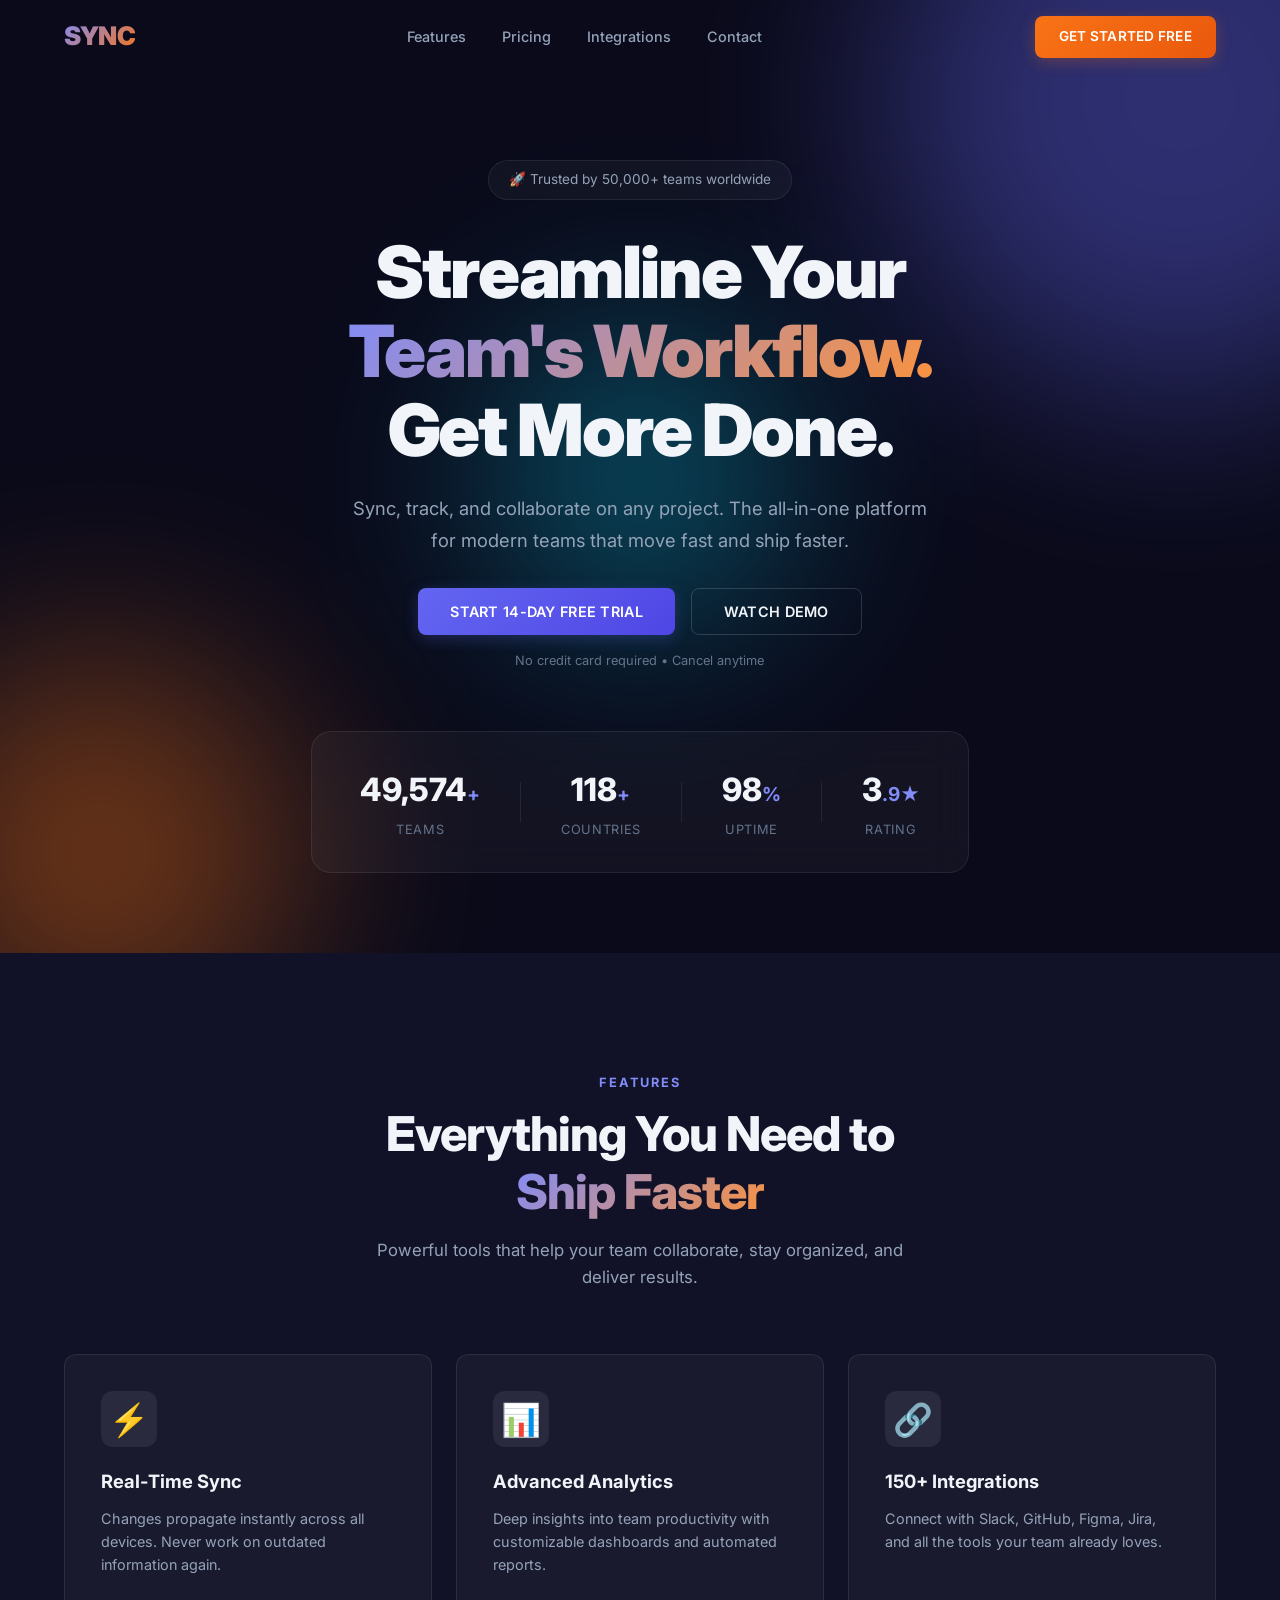
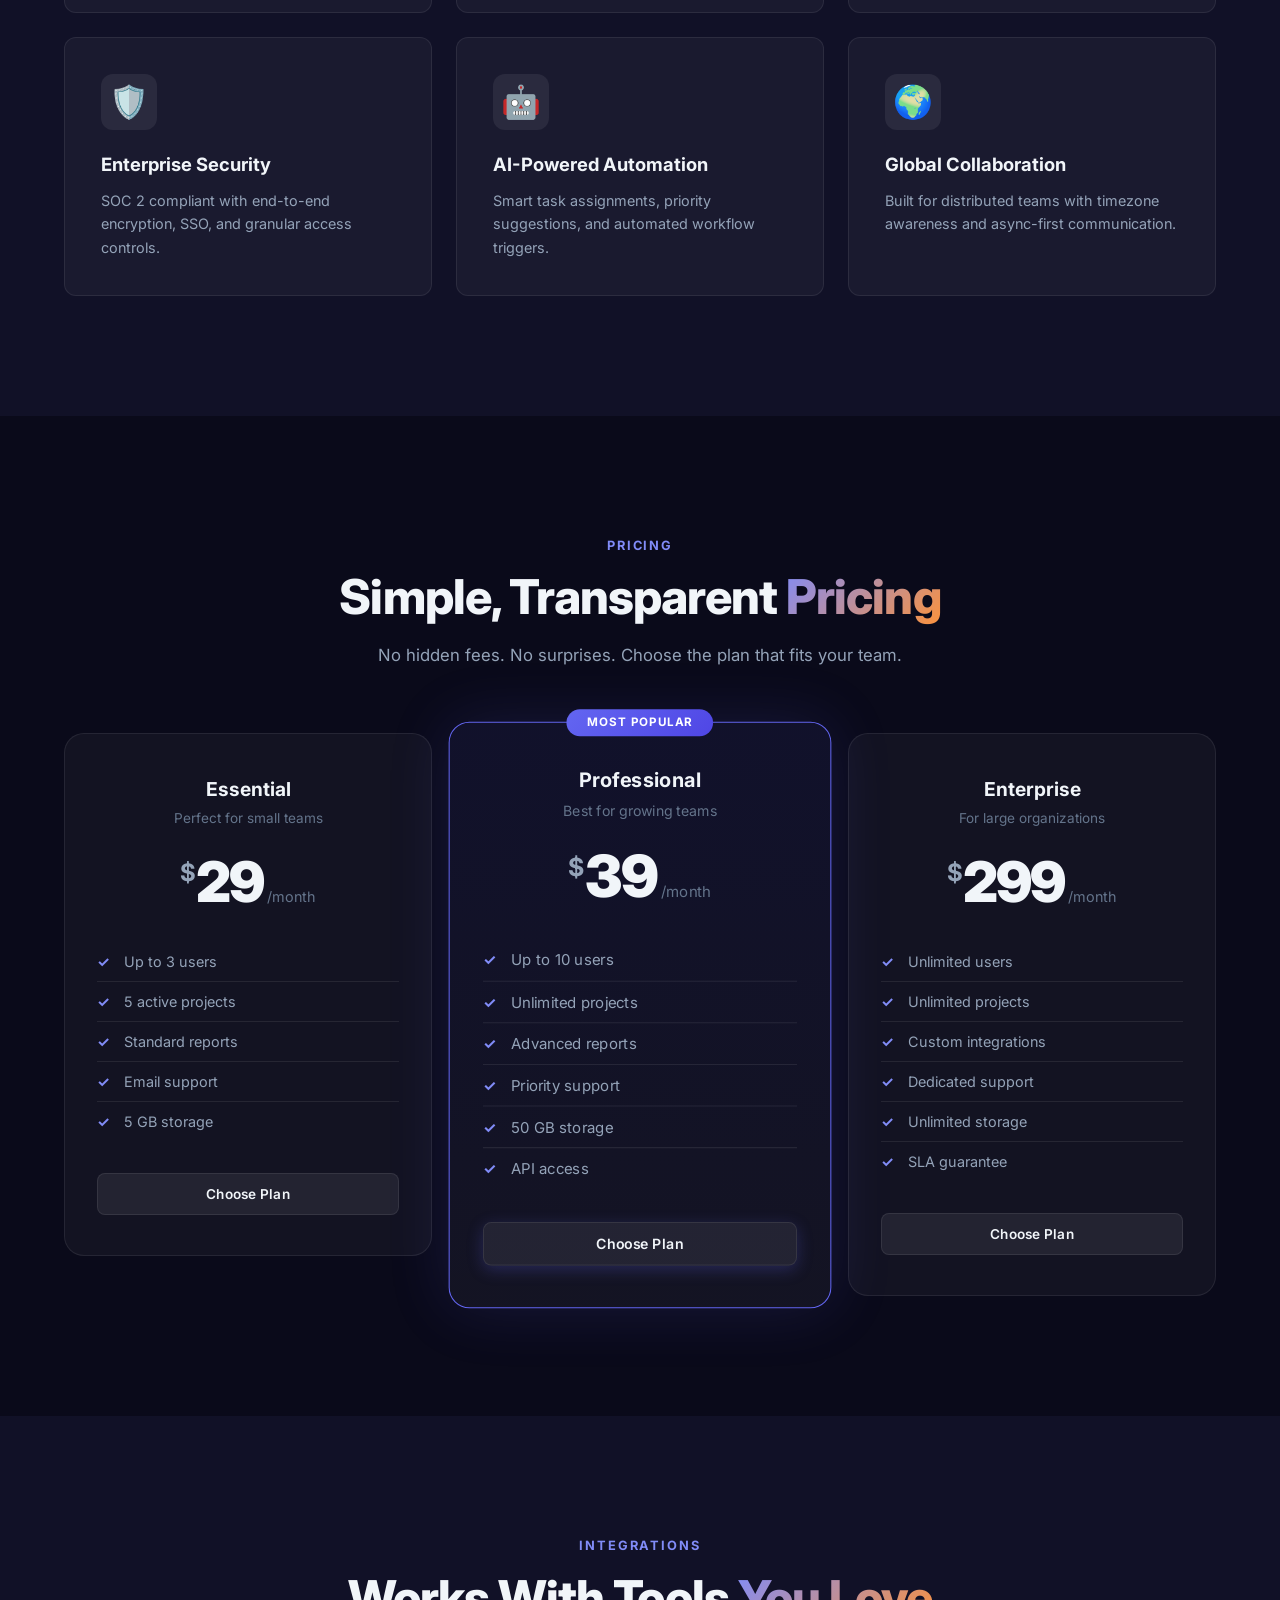
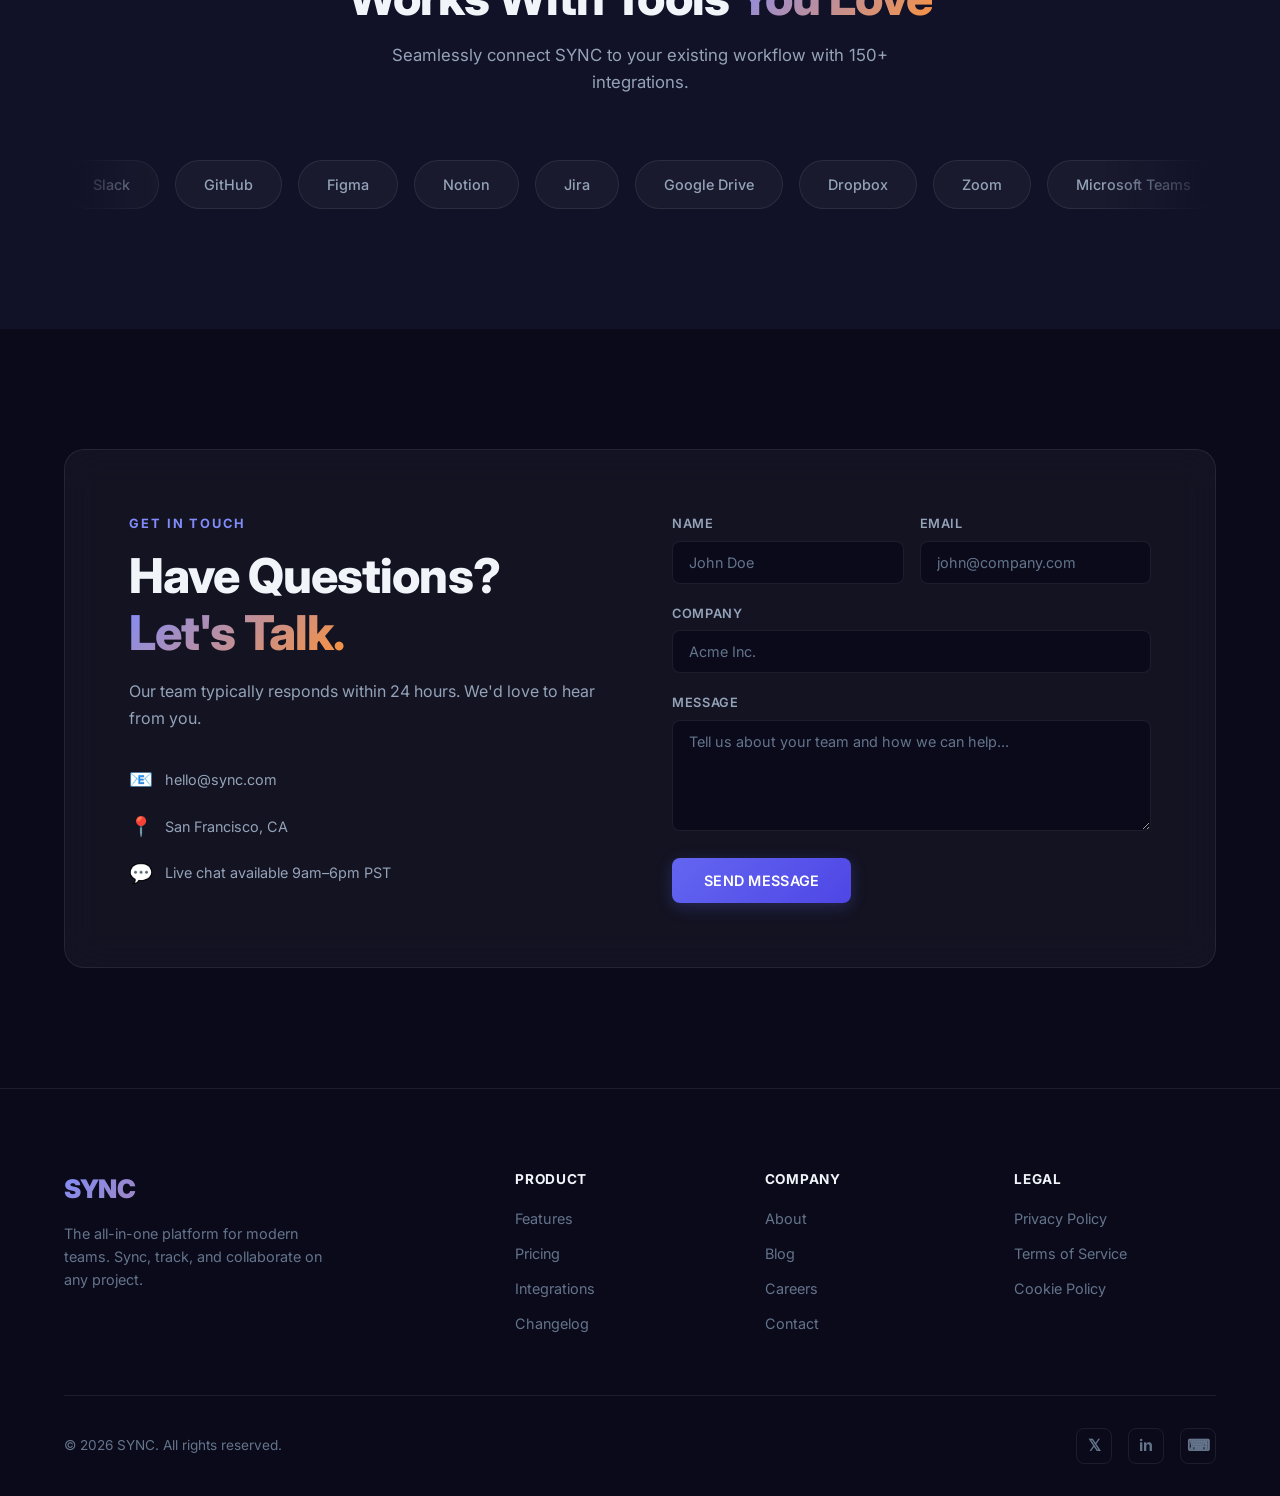
<file: index.html>
<!DOCTYPE html>
<html lang="en">
<head>
    <meta charset="UTF-8">
    <meta name="viewport" content="width=device-width, initial-scale=1.0">
    <meta name="description" content="SYNC — The all-in-one project management platform for modern teams. Sync, track, and collaborate on any project. Trusted by 50,000+ businesses.">
    <title>SYNC — Streamline Your Team's Workflow</title>
    <link rel="preconnect" href="https://fonts.googleapis.com">
    <link rel="preconnect" href="https://fonts.gstatic.com" crossorigin>
    <link href="https://fonts.googleapis.com/css2?family=Inter:wght@400;500;600;700;800;900&display=swap" rel="stylesheet">
    <link rel="stylesheet" href="style.css">
</head>
<body>

<!-- Navbar -->
<nav class="navbar" id="navbar">
  <div class="container nav-container">
    <div class="logo" id="logo">SYNC</div>
    <div class="nav-links" id="nav-links">
      <a href="#features">Features</a>
      <a href="#pricing">Pricing</a>
      <a href="#integrations">Integrations</a>
      <a href="#contact">Contact</a>
    </div>
    <a href="#" class="btn btn-cta nav-cta" id="nav-get-started">GET STARTED FREE</a>
    <button class="mobile-toggle" id="mobile-toggle" aria-label="Toggle navigation">
      <span></span><span></span><span></span>
    </button>
  </div>
</nav>

<!-- Hero Section -->
<header class="hero-section" id="hero">
  <div class="hero-bg-shapes">
    <div class="shape shape-1"></div>
    <div class="shape shape-2"></div>
    <div class="shape shape-3"></div>
  </div>
  <div class="container hero-content">
    <p class="hero-badge reveal">🚀 Trusted by 50,000+ teams worldwide</p>
    <h1 class="reveal">
      Streamline Your<br>
      <span class="gradient-text">Team's Workflow.</span><br>
      Get More Done.
    </h1>
    <p class="hero-description reveal">
      Sync, track, and collaborate on any project. The all-in-one platform<br class="hide-mobile">
      for modern teams that move fast and ship faster.
    </p>
    <div class="hero-actions reveal">
      <button class="btn btn-primary btn-lg" id="hero-trial">START 14-DAY FREE TRIAL</button>
      <button class="btn btn-outline btn-lg" id="hero-demo">WATCH DEMO</button>
    </div>
    <p class="hero-note reveal">No credit card required &bull; Cancel anytime</p>

    <!-- Stats Bar -->
    <div class="stats-bar reveal">
      <div class="stat">
        <span class="stat-number" data-count="50000">0</span><span class="stat-suffix">+</span>
        <span class="stat-label">Teams</span>
      </div>
      <div class="stat-divider"></div>
      <div class="stat">
        <span class="stat-number" data-count="120">0</span><span class="stat-suffix">+</span>
        <span class="stat-label">Countries</span>
      </div>
      <div class="stat-divider"></div>
      <div class="stat">
        <span class="stat-number" data-count="99">0</span><span class="stat-suffix">%</span>
        <span class="stat-label">Uptime</span>
      </div>
      <div class="stat-divider"></div>
      <div class="stat">
        <span class="stat-number" data-count="4">0</span><span class="stat-suffix">.9★</span>
        <span class="stat-label">Rating</span>
      </div>
    </div>
  </div>
</header>

<!-- Features Section -->
<section id="features" class="section features-section">
  <div class="container">
    <p class="section-tag reveal">FEATURES</p>
    <h2 class="section-title reveal">Everything You Need to<br><span class="gradient-text">Ship Faster</span></h2>
    <p class="section-subtitle reveal">Powerful tools that help your team collaborate, stay organized, and deliver results.</p>

    <div class="features-grid">
      <div class="feature-card reveal" id="feature-1">
        <div class="feature-icon">⚡</div>
        <h3>Real-Time Sync</h3>
        <p>Changes propagate instantly across all devices. Never work on outdated information again.</p>
      </div>
      <div class="feature-card reveal" id="feature-2">
        <div class="feature-icon">📊</div>
        <h3>Advanced Analytics</h3>
        <p>Deep insights into team productivity with customizable dashboards and automated reports.</p>
      </div>
      <div class="feature-card reveal" id="feature-3">
        <div class="feature-icon">🔗</div>
        <h3>150+ Integrations</h3>
        <p>Connect with Slack, GitHub, Figma, Jira, and all the tools your team already loves.</p>
      </div>
      <div class="feature-card reveal" id="feature-4">
        <div class="feature-icon">🛡️</div>
        <h3>Enterprise Security</h3>
        <p>SOC 2 compliant with end-to-end encryption, SSO, and granular access controls.</p>
      </div>
      <div class="feature-card reveal" id="feature-5">
        <div class="feature-icon">🤖</div>
        <h3>AI-Powered Automation</h3>
        <p>Smart task assignments, priority suggestions, and automated workflow triggers.</p>
      </div>
      <div class="feature-card reveal" id="feature-6">
        <div class="feature-icon">🌍</div>
        <h3>Global Collaboration</h3>
        <p>Built for distributed teams with timezone awareness and async-first communication.</p>
      </div>
    </div>
  </div>
</section>

<!-- Pricing Section -->
<section id="pricing" class="section pricing-section">
  <div class="container">
    <p class="section-tag reveal">PRICING</p>
    <h2 class="section-title reveal">Simple, Transparent <span class="gradient-text">Pricing</span></h2>
    <p class="section-subtitle reveal">No hidden fees. No surprises. Choose the plan that fits your team.</p>

    <div class="pricing-grid">
      <!-- Essential -->
      <div class="pricing-card reveal" id="plan-essential">
        <div class="pricing-header">
          <p class="plan-name">Essential</p>
          <p class="plan-tagline">Perfect for small teams</p>
        </div>
        <div class="pricing-price">
          <span class="currency">$</span><span class="amount">29</span><span class="period">/month</span>
        </div>
        <ul class="plan-features">
          <li><span class="check">✓</span> Up to 3 users</li>
          <li><span class="check">✓</span> 5 active projects</li>
          <li><span class="check">✓</span> Standard reports</li>
          <li><span class="check">✓</span> Email support</li>
          <li><span class="check">✓</span> 5 GB storage</li>
        </ul>
        <button class="btn btn-plan" id="choose-essential">Choose Plan</button>
      </div>

      <!-- Professional (Popular) -->
      <div class="pricing-card popular reveal" id="plan-professional">
        <div class="popular-badge">MOST POPULAR</div>
        <div class="pricing-header">
          <p class="plan-name">Professional</p>
          <p class="plan-tagline">Best for growing teams</p>
        </div>
        <div class="pricing-price">
          <span class="currency">$</span><span class="amount">39</span><span class="period">/month</span>
        </div>
        <ul class="plan-features">
          <li><span class="check">✓</span> Up to 10 users</li>
          <li><span class="check">✓</span> Unlimited projects</li>
          <li><span class="check">✓</span> Advanced reports</li>
          <li><span class="check">✓</span> Priority support</li>
          <li><span class="check">✓</span> 50 GB storage</li>
          <li><span class="check">✓</span> API access</li>
        </ul>
        <button class="btn btn-primary btn-plan" id="choose-professional">Choose Plan</button>
      </div>

      <!-- Enterprise -->
      <div class="pricing-card reveal" id="plan-enterprise">
        <div class="pricing-header">
          <p class="plan-name">Enterprise</p>
          <p class="plan-tagline">For large organizations</p>
        </div>
        <div class="pricing-price">
          <span class="currency">$</span><span class="amount">299</span><span class="period">/month</span>
        </div>
        <ul class="plan-features">
          <li><span class="check">✓</span> Unlimited users</li>
          <li><span class="check">✓</span> Unlimited projects</li>
          <li><span class="check">✓</span> Custom integrations</li>
          <li><span class="check">✓</span> Dedicated support</li>
          <li><span class="check">✓</span> Unlimited storage</li>
          <li><span class="check">✓</span> SLA guarantee</li>
        </ul>
        <button class="btn btn-plan" id="choose-enterprise">Choose Plan</button>
      </div>
    </div>
  </div>
</section>

<!-- Integrations Section -->
<section id="integrations" class="section integrations-section">
  <div class="container">
    <p class="section-tag reveal">INTEGRATIONS</p>
    <h2 class="section-title reveal">Works With Tools <span class="gradient-text">You Love</span></h2>
    <p class="section-subtitle reveal">Seamlessly connect SYNC to your existing workflow with 150+ integrations.</p>
    <div class="integrations-marquee reveal">
      <div class="marquee-track">
        <div class="integration-pill">Slack</div>
        <div class="integration-pill">GitHub</div>
        <div class="integration-pill">Figma</div>
        <div class="integration-pill">Notion</div>
        <div class="integration-pill">Jira</div>
        <div class="integration-pill">Google Drive</div>
        <div class="integration-pill">Dropbox</div>
        <div class="integration-pill">Zoom</div>
        <div class="integration-pill">Microsoft Teams</div>
        <div class="integration-pill">Trello</div>
        <div class="integration-pill">Asana</div>
        <div class="integration-pill">Linear</div>
        <!-- Duplicate for seamless loop -->
        <div class="integration-pill">Slack</div>
        <div class="integration-pill">GitHub</div>
        <div class="integration-pill">Figma</div>
        <div class="integration-pill">Notion</div>
        <div class="integration-pill">Jira</div>
        <div class="integration-pill">Google Drive</div>
        <div class="integration-pill">Dropbox</div>
        <div class="integration-pill">Zoom</div>
        <div class="integration-pill">Microsoft Teams</div>
        <div class="integration-pill">Trello</div>
        <div class="integration-pill">Asana</div>
        <div class="integration-pill">Linear</div>
      </div>
    </div>
  </div>
</section>

<!-- Contact Section -->
<section id="contact" class="section contact-section">
  <div class="container">
    <div class="contact-wrapper reveal">
      <div class="contact-info">
        <p class="section-tag">GET IN TOUCH</p>
        <h2 class="section-title">Have Questions?<br><span class="gradient-text">Let's Talk.</span></h2>
        <p class="contact-description">Our team typically responds within 24 hours. We'd love to hear from you.</p>
        <div class="contact-details-list">
          <div class="contact-item">
            <span class="contact-icon">📧</span>
            <span>hello@sync.com</span>
          </div>
          <div class="contact-item">
            <span class="contact-icon">📍</span>
            <span>San Francisco, CA</span>
          </div>
          <div class="contact-item">
            <span class="contact-icon">💬</span>
            <span>Live chat available 9am–6pm PST</span>
          </div>
        </div>
      </div>
      <form class="contact-form" id="contact-form">
        <div class="form-row">
          <div class="form-group">
            <label for="contact-name">Name</label>
            <input type="text" id="contact-name" placeholder="John Doe" required>
          </div>
          <div class="form-group">
            <label for="contact-email">Email</label>
            <input type="email" id="contact-email" placeholder="john@company.com" required>
          </div>
        </div>
        <div class="form-group">
          <label for="contact-company">Company</label>
          <input type="text" id="contact-company" placeholder="Acme Inc.">
        </div>
        <div class="form-group">
          <label for="contact-message">Message</label>
          <textarea id="contact-message" rows="5" placeholder="Tell us about your team and how we can help..." required></textarea>
        </div>
        <button type="submit" class="btn btn-primary btn-lg" id="submit-message">SEND MESSAGE</button>
      </form>
    </div>
  </div>
</section>

<!-- Footer -->
<footer class="site-footer">
  <div class="container">
    <div class="footer-grid">
      <div class="footer-brand">
        <div class="logo">SYNC</div>
        <p>The all-in-one platform for modern teams. Sync, track, and collaborate on any project.</p>
      </div>
      <div class="footer-col">
        <h4>Product</h4>
        <a href="#features">Features</a>
        <a href="#pricing">Pricing</a>
        <a href="#integrations">Integrations</a>
        <a href="#">Changelog</a>
      </div>
      <div class="footer-col">
        <h4>Company</h4>
        <a href="#">About</a>
        <a href="#">Blog</a>
        <a href="#">Careers</a>
        <a href="#contact">Contact</a>
      </div>
      <div class="footer-col">
        <h4>Legal</h4>
        <a href="#">Privacy Policy</a>
        <a href="#">Terms of Service</a>
        <a href="#">Cookie Policy</a>
      </div>
    </div>
    <div class="footer-bottom">
      <p>&copy; 2026 SYNC. All rights reserved.</p>
      <div class="footer-social">
        <a href="#" aria-label="Twitter">𝕏</a>
        <a href="#" aria-label="LinkedIn">in</a>
        <a href="#" aria-label="GitHub">⌨</a>
      </div>
    </div>
  </div>
</footer>

<script src="script.js"></script>
</body>
</html>
</file>
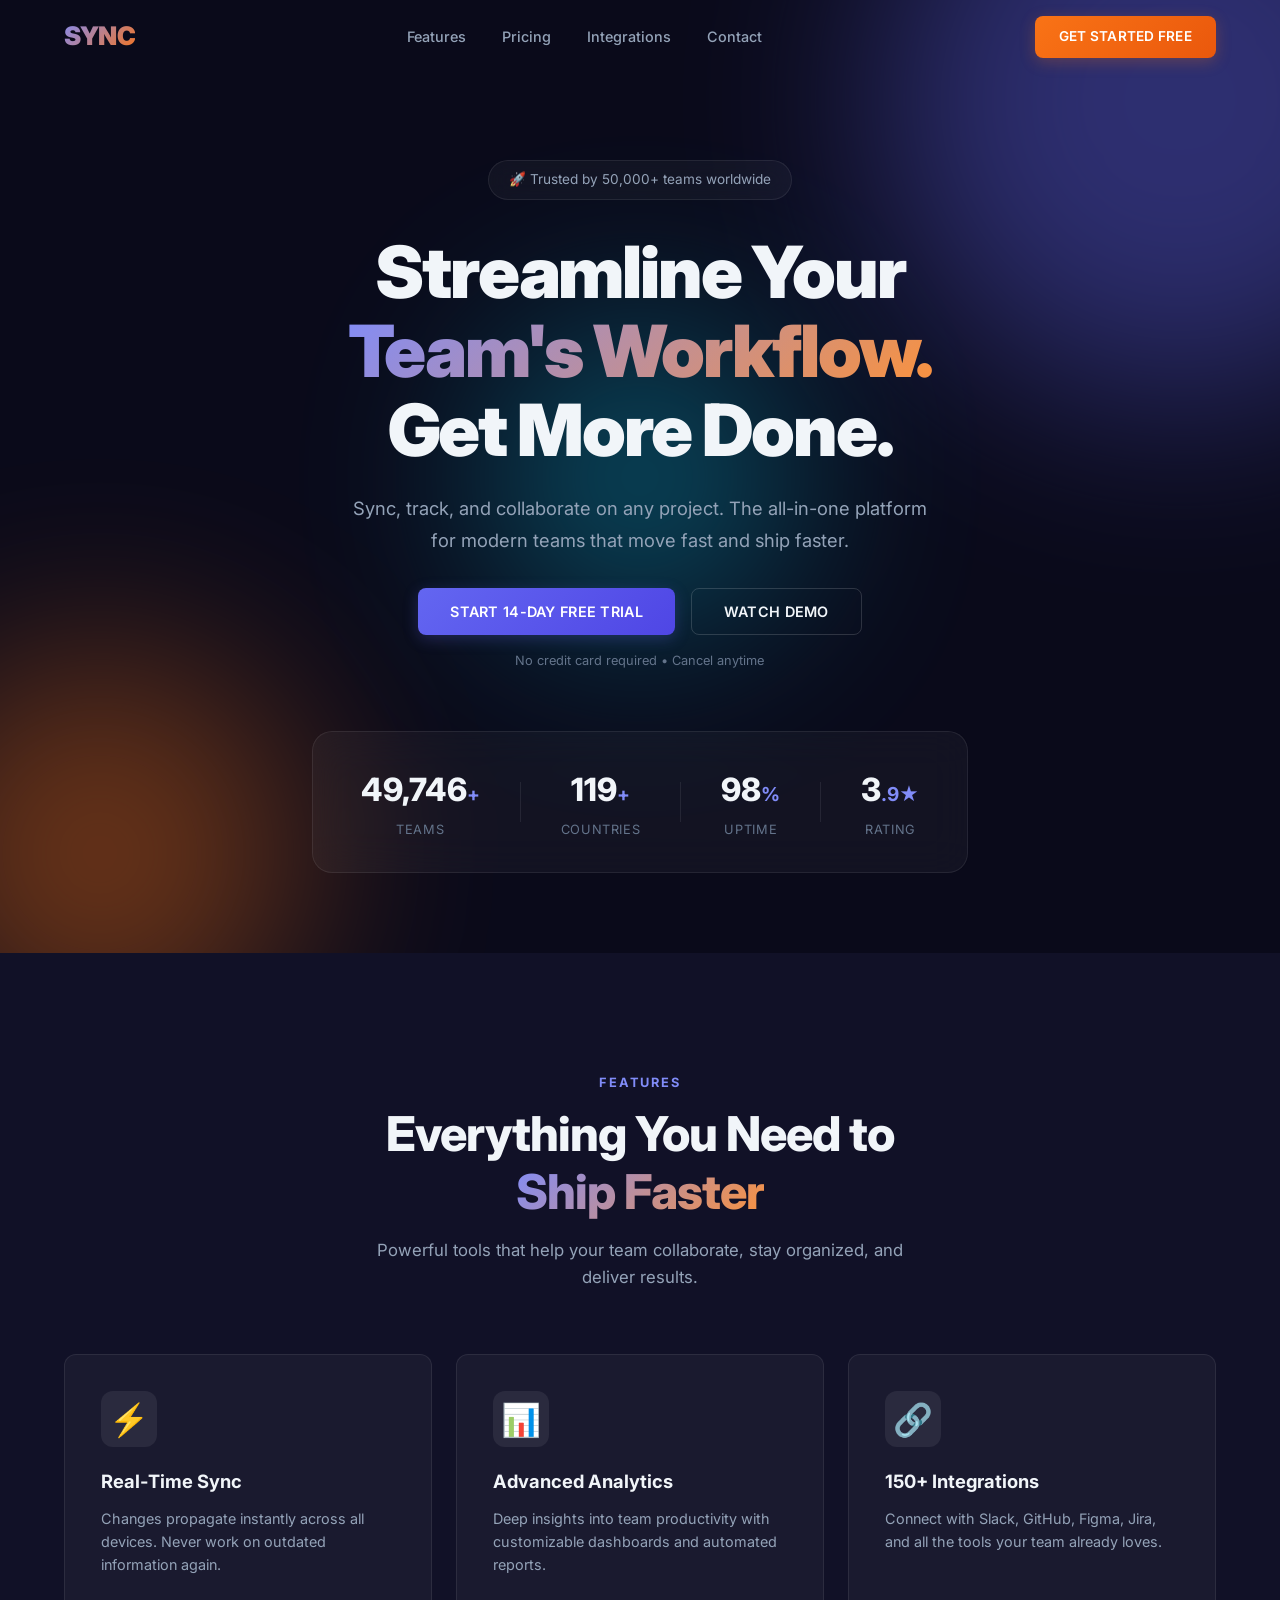
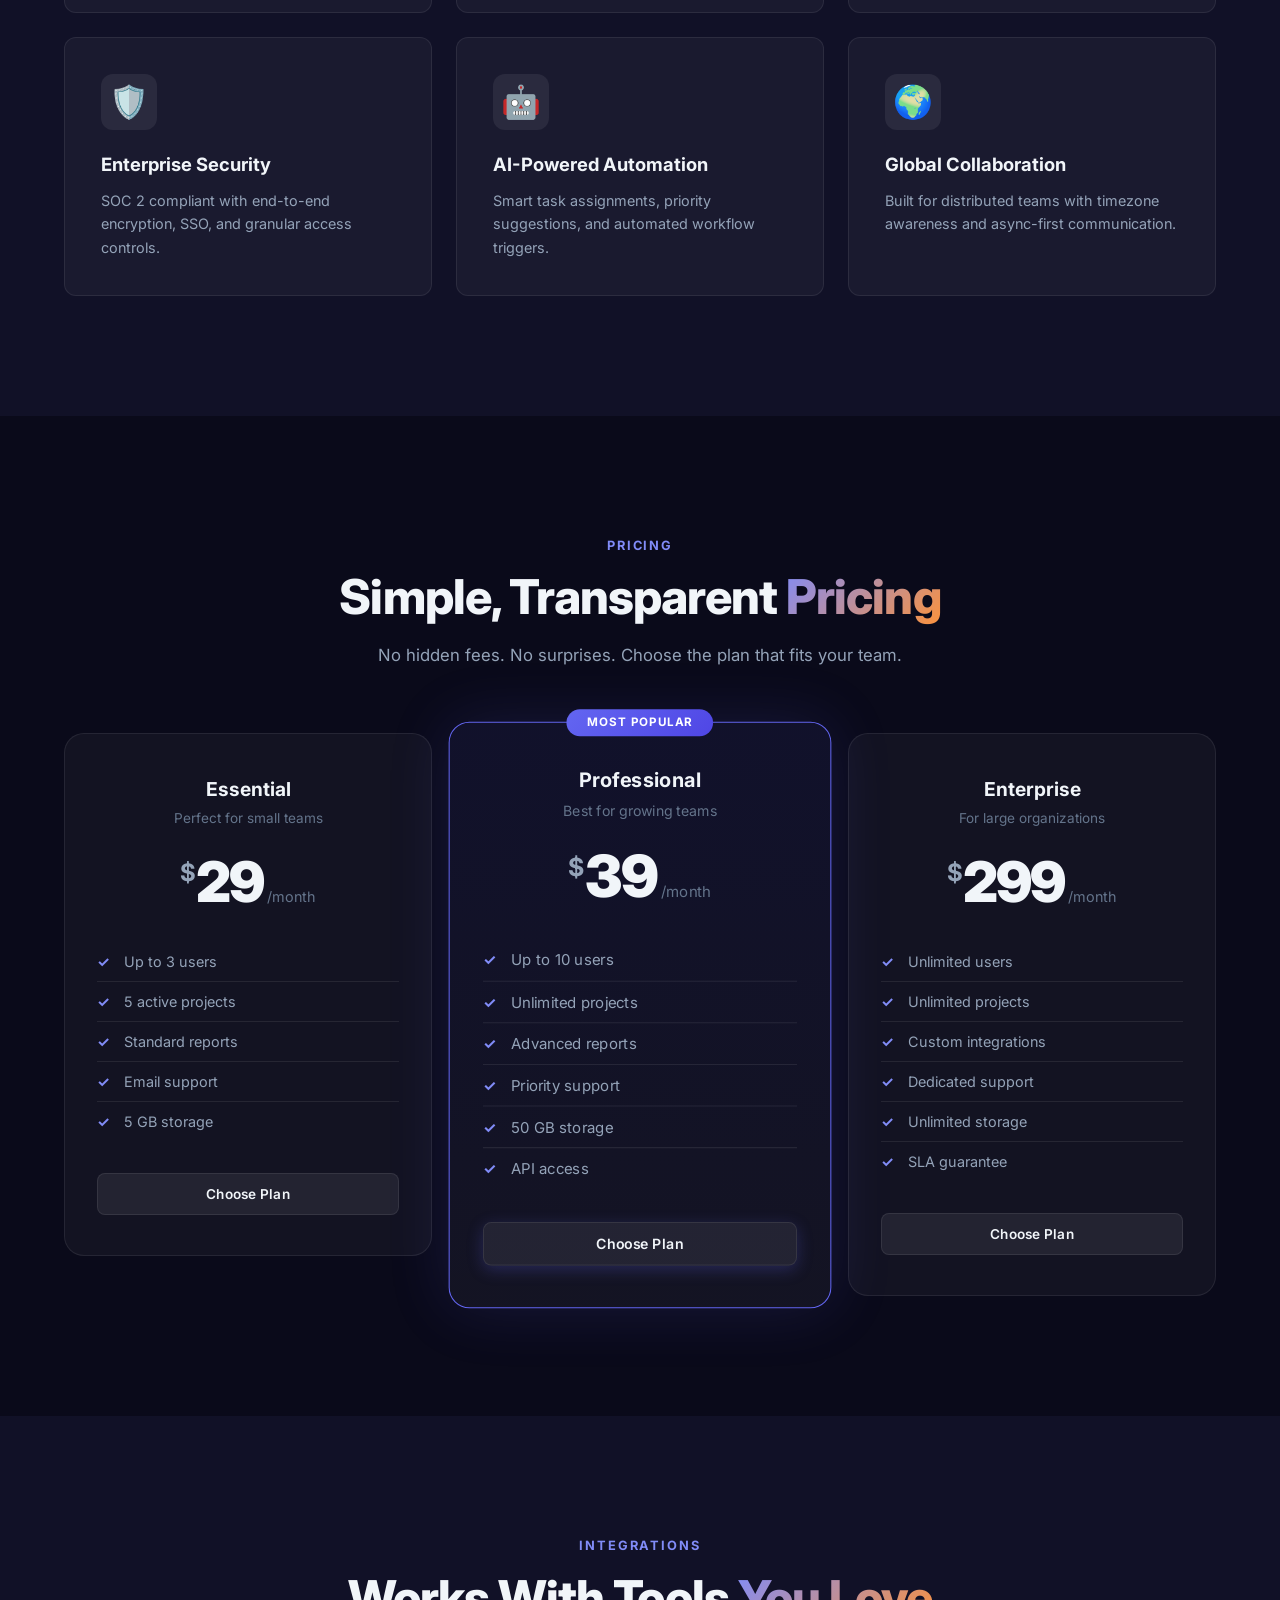
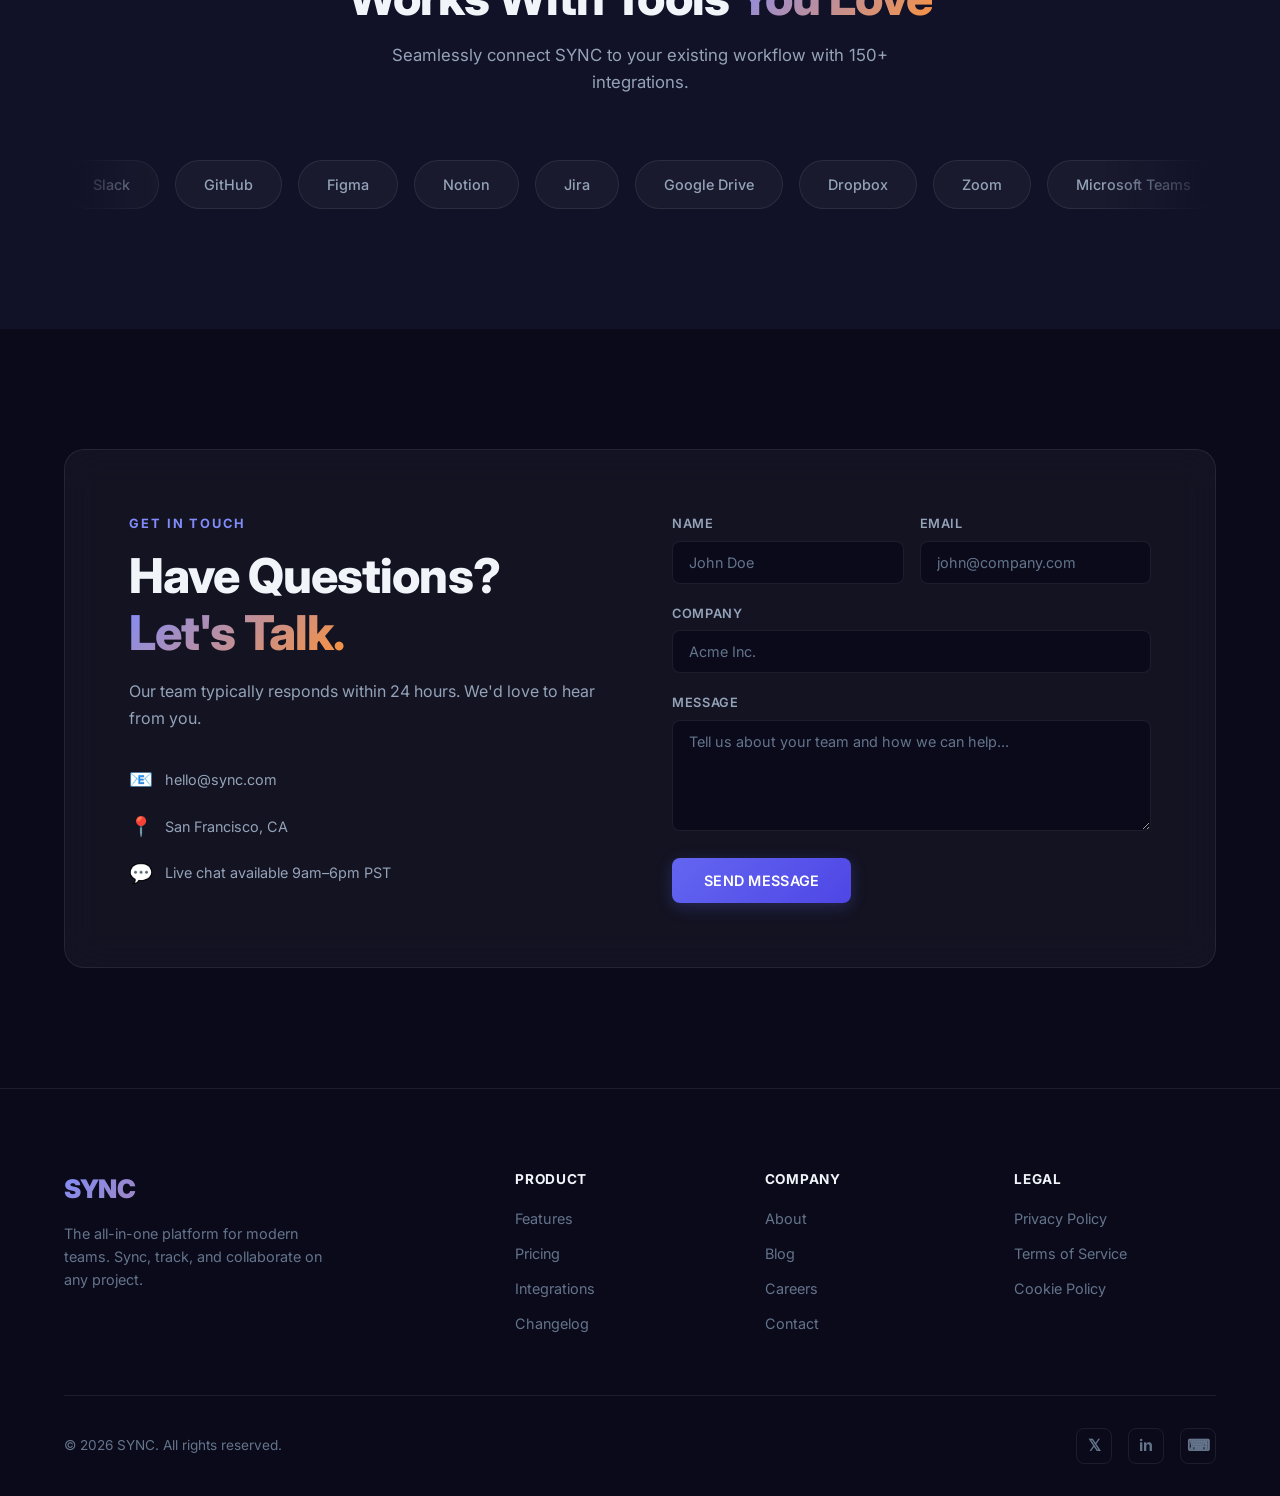
<file: index-2.html>
<!DOCTYPE html>
<html lang="en">
<head>
    <meta charset="UTF-8">
    <meta name="viewport" content="width=device-width, initial-scale=1.0">
    <meta name="description" content="SYNC — The all-in-one project management platform for modern teams. Sync, track, and collaborate on any project. Trusted by 50,000+ businesses.">
    <title>SYNC — Streamline Your Team's Workflow</title>
    <link rel="preconnect" href="https://fonts.googleapis.com">
    <link rel="preconnect" href="https://fonts.gstatic.com" crossorigin>
    <link href="https://fonts.googleapis.com/css2?family=Inter:wght@400;500;600;700;800;900&display=swap" rel="stylesheet">
    <link rel="stylesheet" href="style-2.css">
</head>
<body>

<!-- Navbar -->
<nav class="navbar" id="navbar">
  <div class="container nav-container">
    <div class="logo" id="logo">SYNC</div>
    <div class="nav-links" id="nav-links">
      <a href="#features">Features</a>
      <a href="#pricing">Pricing</a>
      <a href="#integrations">Integrations</a>
      <a href="#contact">Contact</a>
    </div>
    <a href="#" class="btn btn-cta nav-cta" id="nav-get-started">GET STARTED FREE</a>
    <button class="mobile-toggle" id="mobile-toggle" aria-label="Toggle navigation">
      <span></span><span></span><span></span>
    </button>
  </div>
</nav>

<!-- Hero Section -->
<header class="hero-section" id="hero">
  <div class="hero-bg-shapes">
    <div class="shape shape-1"></div>
    <div class="shape shape-2"></div>
    <div class="shape shape-3"></div>
  </div>
  <div class="container hero-content">
    <p class="hero-badge reveal">🚀 Trusted by 50,000+ teams worldwide</p>
    <h1 class="reveal">
      Streamline Your<br>
      <span class="gradient-text">Team's Workflow.</span><br>
      Get More Done.
    </h1>
    <p class="hero-description reveal">
      Sync, track, and collaborate on any project. The all-in-one platform<br class="hide-mobile">
      for modern teams that move fast and ship faster.
    </p>
    <div class="hero-actions reveal">
      <button class="btn btn-primary btn-lg" id="hero-trial">START 14-DAY FREE TRIAL</button>
      <button class="btn btn-outline btn-lg" id="hero-demo">WATCH DEMO</button>
    </div>
    <p class="hero-note reveal">No credit card required &bull; Cancel anytime</p>

    <!-- Stats Bar -->
    <div class="stats-bar reveal">
      <div class="stat">
        <span class="stat-number" data-count="50000">0</span><span class="stat-suffix">+</span>
        <span class="stat-label">Teams</span>
      </div>
      <div class="stat-divider"></div>
      <div class="stat">
        <span class="stat-number" data-count="120">0</span><span class="stat-suffix">+</span>
        <span class="stat-label">Countries</span>
      </div>
      <div class="stat-divider"></div>
      <div class="stat">
        <span class="stat-number" data-count="99">0</span><span class="stat-suffix">%</span>
        <span class="stat-label">Uptime</span>
      </div>
      <div class="stat-divider"></div>
      <div class="stat">
        <span class="stat-number" data-count="4">0</span><span class="stat-suffix">.9★</span>
        <span class="stat-label">Rating</span>
      </div>
    </div>
  </div>
</header>

<!-- Features Section -->
<section id="features" class="section features-section">
  <div class="container">
    <p class="section-tag reveal">FEATURES</p>
    <h2 class="section-title reveal">Everything You Need to<br><span class="gradient-text">Ship Faster</span></h2>
    <p class="section-subtitle reveal">Powerful tools that help your team collaborate, stay organized, and deliver results.</p>

    <div class="features-grid">
      <div class="feature-card reveal" id="feature-1">
        <div class="feature-icon">⚡</div>
        <h3>Real-Time Sync</h3>
        <p>Changes propagate instantly across all devices. Never work on outdated information again.</p>
      </div>
      <div class="feature-card reveal" id="feature-2">
        <div class="feature-icon">📊</div>
        <h3>Advanced Analytics</h3>
        <p>Deep insights into team productivity with customizable dashboards and automated reports.</p>
      </div>
      <div class="feature-card reveal" id="feature-3">
        <div class="feature-icon">🔗</div>
        <h3>150+ Integrations</h3>
        <p>Connect with Slack, GitHub, Figma, Jira, and all the tools your team already loves.</p>
      </div>
      <div class="feature-card reveal" id="feature-4">
        <div class="feature-icon">🛡️</div>
        <h3>Enterprise Security</h3>
        <p>SOC 2 compliant with end-to-end encryption, SSO, and granular access controls.</p>
      </div>
      <div class="feature-card reveal" id="feature-5">
        <div class="feature-icon">🤖</div>
        <h3>AI-Powered Automation</h3>
        <p>Smart task assignments, priority suggestions, and automated workflow triggers.</p>
      </div>
      <div class="feature-card reveal" id="feature-6">
        <div class="feature-icon">🌍</div>
        <h3>Global Collaboration</h3>
        <p>Built for distributed teams with timezone awareness and async-first communication.</p>
      </div>
    </div>
  </div>
</section>

<!-- Pricing Section -->
<section id="pricing" class="section pricing-section">
  <div class="container">
    <p class="section-tag reveal">PRICING</p>
    <h2 class="section-title reveal">Simple, Transparent <span class="gradient-text">Pricing</span></h2>
    <p class="section-subtitle reveal">No hidden fees. No surprises. Choose the plan that fits your team.</p>

    <div class="pricing-grid">
      <!-- Essential -->
      <div class="pricing-card reveal" id="plan-essential">
        <div class="pricing-header">
          <p class="plan-name">Essential</p>
          <p class="plan-tagline">Perfect for small teams</p>
        </div>
        <div class="pricing-price">
          <span class="currency">$</span><span class="amount">29</span><span class="period">/month</span>
        </div>
        <ul class="plan-features">
          <li><span class="check">✓</span> Up to 3 users</li>
          <li><span class="check">✓</span> 5 active projects</li>
          <li><span class="check">✓</span> Standard reports</li>
          <li><span class="check">✓</span> Email support</li>
          <li><span class="check">✓</span> 5 GB storage</li>
        </ul>
        <button class="btn btn-plan" id="choose-essential">Choose Plan</button>
      </div>

      <!-- Professional (Popular) -->
      <div class="pricing-card popular reveal" id="plan-professional">
        <div class="popular-badge">MOST POPULAR</div>
        <div class="pricing-header">
          <p class="plan-name">Professional</p>
          <p class="plan-tagline">Best for growing teams</p>
        </div>
        <div class="pricing-price">
          <span class="currency">$</span><span class="amount">39</span><span class="period">/month</span>
        </div>
        <ul class="plan-features">
          <li><span class="check">✓</span> Up to 10 users</li>
          <li><span class="check">✓</span> Unlimited projects</li>
          <li><span class="check">✓</span> Advanced reports</li>
          <li><span class="check">✓</span> Priority support</li>
          <li><span class="check">✓</span> 50 GB storage</li>
          <li><span class="check">✓</span> API access</li>
        </ul>
        <button class="btn btn-primary btn-plan" id="choose-professional">Choose Plan</button>
      </div>

      <!-- Enterprise -->
      <div class="pricing-card reveal" id="plan-enterprise">
        <div class="pricing-header">
          <p class="plan-name">Enterprise</p>
          <p class="plan-tagline">For large organizations</p>
        </div>
        <div class="pricing-price">
          <span class="currency">$</span><span class="amount">299</span><span class="period">/month</span>
        </div>
        <ul class="plan-features">
          <li><span class="check">✓</span> Unlimited users</li>
          <li><span class="check">✓</span> Unlimited projects</li>
          <li><span class="check">✓</span> Custom integrations</li>
          <li><span class="check">✓</span> Dedicated support</li>
          <li><span class="check">✓</span> Unlimited storage</li>
          <li><span class="check">✓</span> SLA guarantee</li>
        </ul>
        <button class="btn btn-plan" id="choose-enterprise">Choose Plan</button>
      </div>
    </div>
  </div>
</section>

<!-- Integrations Section -->
<section id="integrations" class="section integrations-section">
  <div class="container">
    <p class="section-tag reveal">INTEGRATIONS</p>
    <h2 class="section-title reveal">Works With Tools <span class="gradient-text">You Love</span></h2>
    <p class="section-subtitle reveal">Seamlessly connect SYNC to your existing workflow with 150+ integrations.</p>
    <div class="integrations-marquee reveal">
      <div class="marquee-track">
        <div class="integration-pill">Slack</div>
        <div class="integration-pill">GitHub</div>
        <div class="integration-pill">Figma</div>
        <div class="integration-pill">Notion</div>
        <div class="integration-pill">Jira</div>
        <div class="integration-pill">Google Drive</div>
        <div class="integration-pill">Dropbox</div>
        <div class="integration-pill">Zoom</div>
        <div class="integration-pill">Microsoft Teams</div>
        <div class="integration-pill">Trello</div>
        <div class="integration-pill">Asana</div>
        <div class="integration-pill">Linear</div>
        <!-- Duplicate for seamless loop -->
        <div class="integration-pill">Slack</div>
        <div class="integration-pill">GitHub</div>
        <div class="integration-pill">Figma</div>
        <div class="integration-pill">Notion</div>
        <div class="integration-pill">Jira</div>
        <div class="integration-pill">Google Drive</div>
        <div class="integration-pill">Dropbox</div>
        <div class="integration-pill">Zoom</div>
        <div class="integration-pill">Microsoft Teams</div>
        <div class="integration-pill">Trello</div>
        <div class="integration-pill">Asana</div>
        <div class="integration-pill">Linear</div>
      </div>
    </div>
  </div>
</section>

<!-- Contact Section -->
<section id="contact" class="section contact-section">
  <div class="container">
    <div class="contact-wrapper reveal">
      <div class="contact-info">
        <p class="section-tag">GET IN TOUCH</p>
        <h2 class="section-title">Have Questions?<br><span class="gradient-text">Let's Talk.</span></h2>
        <p class="contact-description">Our team typically responds within 24 hours. We'd love to hear from you.</p>
        <div class="contact-details-list">
          <div class="contact-item">
            <span class="contact-icon">📧</span>
            <span>hello@sync.com</span>
          </div>
          <div class="contact-item">
            <span class="contact-icon">📍</span>
            <span>San Francisco, CA</span>
          </div>
          <div class="contact-item">
            <span class="contact-icon">💬</span>
            <span>Live chat available 9am–6pm PST</span>
          </div>
        </div>
      </div>
      <form class="contact-form" id="contact-form">
        <div class="form-row">
          <div class="form-group">
            <label for="contact-name">Name</label>
            <input type="text" id="contact-name" placeholder="John Doe" required>
          </div>
          <div class="form-group">
            <label for="contact-email">Email</label>
            <input type="email" id="contact-email" placeholder="john@company.com" required>
          </div>
        </div>
        <div class="form-group">
          <label for="contact-company">Company</label>
          <input type="text" id="contact-company" placeholder="Acme Inc.">
        </div>
        <div class="form-group">
          <label for="contact-message">Message</label>
          <textarea id="contact-message" rows="5" placeholder="Tell us about your team and how we can help..." required></textarea>
        </div>
        <button type="submit" class="btn btn-primary btn-lg" id="submit-message">SEND MESSAGE</button>
      </form>
    </div>
  </div>
</section>

<!-- Footer -->
<footer class="site-footer">
  <div class="container">
    <div class="footer-grid">
      <div class="footer-brand">
        <div class="logo">SYNC</div>
        <p>The all-in-one platform for modern teams. Sync, track, and collaborate on any project.</p>
      </div>
      <div class="footer-col">
        <h4>Product</h4>
        <a href="#features">Features</a>
        <a href="#pricing">Pricing</a>
        <a href="#integrations">Integrations</a>
        <a href="#">Changelog</a>
      </div>
      <div class="footer-col">
        <h4>Company</h4>
        <a href="#">About</a>
        <a href="#">Blog</a>
        <a href="#">Careers</a>
        <a href="#contact">Contact</a>
      </div>
      <div class="footer-col">
        <h4>Legal</h4>
        <a href="#">Privacy Policy</a>
        <a href="#">Terms of Service</a>
        <a href="#">Cookie Policy</a>
      </div>
    </div>
    <div class="footer-bottom">
      <p>&copy; 2026 SYNC. All rights reserved.</p>
      <div class="footer-social">
        <a href="#" aria-label="Twitter">𝕏</a>
        <a href="#" aria-label="LinkedIn">in</a>
        <a href="#" aria-label="GitHub">⌨</a>
      </div>
    </div>
  </div>
</footer>

<script src="script-2.js"></script>
</body>
</html>
</file>
<file: style.css>
/* ========================================
   SYNC Landing Page — Design System
   ======================================== */

/* --- Reset & Base --- */
*, *::before, *::after {
  margin: 0;
  padding: 0;
  box-sizing: border-box;
}

:root {
  /* Primary palette */
  --primary: #6366f1;
  --primary-light: #818cf8;
  --primary-dark: #4f46e5;
  --primary-glow: rgba(99, 102, 241, 0.25);

  /* Accent */
  --accent: #f97316;
  --accent-light: #fb923c;
  --accent-dark: #ea580c;

  /* Surfaces */
  --bg-primary: #0a0a1a;
  --bg-secondary: #111127;
  --bg-card: rgba(255, 255, 255, 0.04);
  --bg-card-hover: rgba(255, 255, 255, 0.07);

  /* Text */
  --text-primary: #f1f5f9;
  --text-secondary: #94a3b8;
  --text-muted: #64748b;

  /* Borders */
  --border: rgba(255, 255, 255, 0.08);
  --border-hover: rgba(255, 255, 255, 0.15);

  /* Misc */
  --radius: 12px;
  --radius-lg: 20px;
  --transition: 0.3s cubic-bezier(0.4, 0, 0.2, 1);
  --shadow-card: 0 4px 30px rgba(0, 0, 0, 0.3);
  --shadow-glow: 0 0 60px rgba(99, 102, 241, 0.15);
}

html {
  scroll-behavior: smooth;
}

body {
  font-family: 'Inter', -apple-system, BlinkMacSystemFont, sans-serif;
  background-color: var(--bg-primary);
  color: var(--text-primary);
  line-height: 1.6;
  overflow-x: hidden;
  -webkit-font-smoothing: antialiased;
}

.container {
  max-width: 1200px;
  margin: 0 auto;
  padding: 0 24px;
}

/* --- Scroll Reveal --- */
.reveal {
  opacity: 0;
  transform: translateY(30px);
  transition: opacity 0.7s var(--transition), transform 0.7s var(--transition);
}

.reveal.visible {
  opacity: 1;
  transform: translateY(0);
}

/* --- Gradient Text Utility --- */
.gradient-text {
  background: linear-gradient(135deg, var(--primary-light), var(--accent-light));
  background-clip: text;
  -webkit-background-clip: text;
  color: transparent;
}

/* ========================================
   NAVBAR
   ======================================== */
.navbar {
  position: fixed;
  top: 0;
  left: 0;
  right: 0;
  z-index: 1000;
  padding: 16px 0;
  transition: background var(--transition), backdrop-filter var(--transition), box-shadow var(--transition);
}

.navbar.scrolled {
  background: rgba(10, 10, 26, 0.85);
  backdrop-filter: blur(20px);
  -webkit-backdrop-filter: blur(20px);
  box-shadow: 0 1px 0 var(--border);
  padding: 12px 0;
}

.nav-container {
  display: flex;
  align-items: center;
  justify-content: space-between;
}

.logo {
  font-size: 1.6rem;
  font-weight: 900;
  letter-spacing: -0.03em;
  background: linear-gradient(135deg, var(--primary-light), var(--accent));
  background-clip: text;
  -webkit-background-clip: text;
  color: transparent;
}

.nav-links {
  display: flex;
  gap: 36px;
  align-items: center;
}

.nav-links a {
  text-decoration: none;
  color: var(--text-secondary);
  font-size: 0.9rem;
  font-weight: 500;
  transition: color var(--transition);
  position: relative;
}

.nav-links a::after {
  content: '';
  position: absolute;
  bottom: -4px;
  left: 0;
  width: 0;
  height: 2px;
  background: var(--primary);
  transition: width var(--transition);
}

.nav-links a:hover {
  color: var(--text-primary);
}

.nav-links a:hover::after {
  width: 100%;
}

/* --- Buttons --- */
.btn {
  display: inline-flex;
  align-items: center;
  justify-content: center;
  padding: 10px 24px;
  border: none;
  border-radius: 8px;
  font-family: inherit;
  font-size: 0.85rem;
  font-weight: 600;
  letter-spacing: 0.02em;
  cursor: pointer;
  transition: all var(--transition);
  text-decoration: none;
}

.btn-primary {
  background: linear-gradient(135deg, var(--primary), var(--primary-dark));
  color: white;
  box-shadow: 0 4px 15px var(--primary-glow);
}

.btn-primary:hover {
  transform: translateY(-2px);
  box-shadow: 0 8px 25px var(--primary-glow);
}

.btn-outline {
  background: transparent;
  color: var(--text-primary);
  border: 1px solid var(--border-hover);
}

.btn-outline:hover {
  background: var(--bg-card-hover);
  border-color: var(--primary-light);
  transform: translateY(-2px);
}

.btn-cta {
  background: linear-gradient(135deg, var(--accent), var(--accent-dark));
  color: white;
  box-shadow: 0 4px 15px rgba(249, 115, 22, 0.25);
}

.btn-cta:hover {
  transform: translateY(-2px);
  box-shadow: 0 8px 25px rgba(249, 115, 22, 0.35);
}

.btn-lg {
  padding: 14px 32px;
  font-size: 0.9rem;
}

.btn-plan {
  width: 100%;
  padding: 12px;
  background: var(--bg-card-hover);
  color: var(--text-primary);
  border: 1px solid var(--border);
}

.btn-plan:hover {
  background: var(--primary);
  border-color: var(--primary);
  transform: translateY(-2px);
  box-shadow: 0 4px 20px var(--primary-glow);
}

/* Mobile Toggle */
.mobile-toggle {
  display: none;
  flex-direction: column;
  gap: 5px;
  background: none;
  border: none;
  cursor: pointer;
  padding: 4px;
}

.mobile-toggle span {
  width: 24px;
  height: 2px;
  background: var(--text-primary);
  border-radius: 2px;
  transition: all var(--transition);
}

/* ========================================
   HERO
   ======================================== */
.hero-section {
  position: relative;
  padding: 160px 0 80px;
  overflow: hidden;
  min-height: 100vh;
  display: flex;
  align-items: center;
}

.hero-bg-shapes {
  position: absolute;
  inset: 0;
  overflow: hidden;
  pointer-events: none;
}

.shape {
  position: absolute;
  border-radius: 50%;
  filter: blur(100px);
  opacity: 0.4;
}

.shape-1 {
  width: 600px;
  height: 600px;
  background: var(--primary);
  top: -200px;
  right: -200px;
  animation: float 8s ease-in-out infinite;
}

.shape-2 {
  width: 400px;
  height: 400px;
  background: var(--accent);
  bottom: -100px;
  left: -100px;
  animation: float 10s ease-in-out infinite reverse;
}

.shape-3 {
  width: 300px;
  height: 300px;
  background: #06b6d4;
  top: 50%;
  left: 50%;
  transform: translate(-50%, -50%);
  animation: float 12s ease-in-out infinite 2s;
}

@keyframes float {
  0%, 100% { transform: translate(0, 0) scale(1); }
  33% { transform: translate(30px, -30px) scale(1.05); }
  66% { transform: translate(-20px, 20px) scale(0.95); }
}

.hero-content {
  position: relative;
  text-align: center;
  z-index: 1;
}

.hero-badge {
  display: inline-block;
  padding: 8px 20px;
  background: var(--bg-card);
  border: 1px solid var(--border);
  border-radius: 100px;
  font-size: 0.85rem;
  color: var(--text-secondary);
  margin-bottom: 32px;
  backdrop-filter: blur(10px);
}

.hero-content h1 {
  font-size: clamp(2.5rem, 6vw, 4.5rem);
  font-weight: 900;
  line-height: 1.1;
  letter-spacing: -0.03em;
  margin-bottom: 24px;
}

.hero-description {
  font-size: 1.15rem;
  color: var(--text-secondary);
  max-width: 600px;
  margin: 0 auto 32px;
  line-height: 1.7;
}

.hero-actions {
  display: flex;
  gap: 16px;
  justify-content: center;
  flex-wrap: wrap;
  margin-bottom: 16px;
}

.hero-note {
  font-size: 0.8rem;
  color: var(--text-muted);
  margin-bottom: 60px;
}

/* Stats Bar */
.stats-bar {
  display: flex;
  justify-content: center;
  align-items: center;
  gap: 40px;
  padding: 32px 48px;
  background: var(--bg-card);
  border: 1px solid var(--border);
  border-radius: var(--radius-lg);
  backdrop-filter: blur(20px);
  max-width: 700px;
  margin: 0 auto;
}

.stat {
  text-align: center;
}

.stat-number {
  font-size: 2rem;
  font-weight: 800;
  color: var(--text-primary);
}

.stat-suffix {
  font-size: 1.2rem;
  font-weight: 700;
  color: var(--primary-light);
}

.stat-label {
  display: block;
  font-size: 0.8rem;
  color: var(--text-muted);
  margin-top: 4px;
  text-transform: uppercase;
  letter-spacing: 0.05em;
}

.stat-divider {
  width: 1px;
  height: 40px;
  background: var(--border);
}

/* ========================================
   SECTIONS (shared)
   ======================================== */
.section {
  padding: 120px 0;
}

.section-tag {
  font-size: 0.8rem;
  font-weight: 700;
  letter-spacing: 0.15em;
  color: var(--primary-light);
  text-align: center;
  margin-bottom: 12px;
}

.section-title {
  font-size: clamp(2rem, 4vw, 3rem);
  font-weight: 800;
  text-align: center;
  letter-spacing: -0.02em;
  margin-bottom: 16px;
  line-height: 1.2;
}

.section-subtitle {
  font-size: 1.05rem;
  color: var(--text-secondary);
  text-align: center;
  max-width: 560px;
  margin: 0 auto 64px;
}

/* ========================================
   FEATURES
   ======================================== */
.features-section {
  background: var(--bg-secondary);
}

.features-grid {
  display: grid;
  grid-template-columns: repeat(3, 1fr);
  gap: 24px;
}

.feature-card {
  padding: 36px;
  background: var(--bg-card);
  border: 1px solid var(--border);
  border-radius: var(--radius);
  transition: all var(--transition);
}

.feature-card:hover {
  background: var(--bg-card-hover);
  border-color: var(--border-hover);
  transform: translateY(-4px);
  box-shadow: var(--shadow-glow);
}

.feature-icon {
  font-size: 2rem;
  margin-bottom: 20px;
  width: 56px;
  height: 56px;
  display: flex;
  align-items: center;
  justify-content: center;
  background: var(--bg-card-hover);
  border-radius: var(--radius);
}

.feature-card h3 {
  font-size: 1.15rem;
  font-weight: 700;
  margin-bottom: 10px;
  color: var(--text-primary);
}

.feature-card p {
  font-size: 0.9rem;
  color: var(--text-secondary);
  line-height: 1.6;
}

/* ========================================
   PRICING
   ======================================== */
.pricing-grid {
  display: grid;
  grid-template-columns: repeat(3, 1fr);
  gap: 24px;
  align-items: start;
}

.pricing-card {
  padding: 40px 32px;
  background: var(--bg-card);
  border: 1px solid var(--border);
  border-radius: var(--radius-lg);
  text-align: center;
  transition: all var(--transition);
  position: relative;
}

.pricing-card:hover {
  transform: translateY(-6px);
  border-color: var(--border-hover);
  box-shadow: var(--shadow-card);
}

.pricing-card.popular {
  background: linear-gradient(180deg, rgba(99, 102, 241, 0.08) 0%, var(--bg-card) 100%);
  border-color: var(--primary);
  box-shadow: var(--shadow-glow);
  transform: scale(1.04);
}

.pricing-card.popular:hover {
  transform: scale(1.04) translateY(-6px);
}

.popular-badge {
  position: absolute;
  top: -13px;
  left: 50%;
  transform: translateX(-50%);
  background: linear-gradient(135deg, var(--primary), var(--primary-dark));
  color: white;
  padding: 4px 20px;
  border-radius: 100px;
  font-size: 0.7rem;
  font-weight: 700;
  letter-spacing: 0.1em;
}

.plan-name {
  font-size: 1.2rem;
  font-weight: 700;
  color: var(--text-primary);
  margin-bottom: 4px;
}

.plan-tagline {
  font-size: 0.85rem;
  color: var(--text-muted);
  margin-bottom: 24px;
}

.pricing-price {
  margin-bottom: 32px;
}

.currency {
  font-size: 1.5rem;
  font-weight: 700;
  color: var(--text-secondary);
  vertical-align: top;
  line-height: 1.6;
}

.amount {
  font-size: 3.5rem;
  font-weight: 900;
  letter-spacing: -0.03em;
  line-height: 1;
}

.period {
  font-size: 0.9rem;
  color: var(--text-muted);
  margin-left: 4px;
}

.plan-features {
  list-style: none;
  text-align: left;
  margin-bottom: 32px;
}

.plan-features li {
  padding: 8px 0;
  font-size: 0.9rem;
  color: var(--text-secondary);
  border-bottom: 1px solid var(--border);
}

.plan-features li:last-child {
  border-bottom: none;
}

.check {
  color: var(--primary-light);
  margin-right: 10px;
  font-weight: 700;
}

/* ========================================
   INTEGRATIONS
   ======================================== */
.integrations-section {
  background: var(--bg-secondary);
  overflow: hidden;
}

.integrations-marquee {
  overflow: hidden;
  mask-image: linear-gradient(to right, transparent, black 10%, black 90%, transparent);
  -webkit-mask-image: linear-gradient(to right, transparent, black 10%, black 90%, transparent);
}

.marquee-track {
  display: flex;
  gap: 16px;
  animation: marquee 25s linear infinite;
  width: max-content;
}

.integration-pill {
  padding: 12px 28px;
  background: var(--bg-card);
  border: 1px solid var(--border);
  border-radius: 100px;
  font-size: 0.9rem;
  font-weight: 500;
  color: var(--text-secondary);
  white-space: nowrap;
  transition: all var(--transition);
}

.integration-pill:hover {
  border-color: var(--primary-light);
  color: var(--text-primary);
  background: var(--bg-card-hover);
}

@keyframes marquee {
  0% { transform: translateX(0); }
  100% { transform: translateX(-50%); }
}

/* ========================================
   CONTACT
   ======================================== */
.contact-wrapper {
  display: grid;
  grid-template-columns: 1fr 1fr;
  gap: 64px;
  align-items: start;
  padding: 64px;
  background: var(--bg-card);
  border: 1px solid var(--border);
  border-radius: var(--radius-lg);
  backdrop-filter: blur(20px);
}

.contact-info .section-tag,
.contact-info .section-title {
  text-align: left;
}

.contact-description {
  color: var(--text-secondary);
  margin-bottom: 32px;
  line-height: 1.7;
}

.contact-details-list {
  display: flex;
  flex-direction: column;
  gap: 16px;
}

.contact-item {
  display: flex;
  align-items: center;
  gap: 12px;
  color: var(--text-secondary);
  font-size: 0.9rem;
}

.contact-icon {
  font-size: 1.2rem;
}

.form-row {
  display: grid;
  grid-template-columns: 1fr 1fr;
  gap: 16px;
}

.form-group {
  margin-bottom: 20px;
}

.form-group label {
  display: block;
  font-size: 0.8rem;
  font-weight: 600;
  color: var(--text-secondary);
  margin-bottom: 6px;
  text-transform: uppercase;
  letter-spacing: 0.05em;
}

.form-group input,
.form-group textarea {
  width: 100%;
  padding: 12px 16px;
  background: var(--bg-primary);
  border: 1px solid var(--border);
  border-radius: 8px;
  color: var(--text-primary);
  font-family: inherit;
  font-size: 0.9rem;
  transition: all var(--transition);
  outline: none;
}

.form-group input::placeholder,
.form-group textarea::placeholder {
  color: var(--text-muted);
}

.form-group input:focus,
.form-group textarea:focus {
  border-color: var(--primary);
  box-shadow: 0 0 0 3px var(--primary-glow);
}

.form-group textarea {
  resize: vertical;
  min-height: 100px;
}

/* ========================================
   FOOTER
   ======================================== */
.site-footer {
  padding: 80px 0 32px;
  border-top: 1px solid var(--border);
}

.footer-grid {
  display: grid;
  grid-template-columns: 2fr 1fr 1fr 1fr;
  gap: 48px;
  margin-bottom: 60px;
}

.footer-brand p {
  color: var(--text-muted);
  font-size: 0.9rem;
  margin-top: 12px;
  line-height: 1.6;
  max-width: 280px;
}

.footer-col {
  display: flex;
  flex-direction: column;
  gap: 12px;
}

.footer-col h4 {
  font-size: 0.85rem;
  font-weight: 700;
  color: var(--text-primary);
  text-transform: uppercase;
  letter-spacing: 0.05em;
  margin-bottom: 4px;
}

.footer-col a {
  text-decoration: none;
  color: var(--text-muted);
  font-size: 0.9rem;
  transition: color var(--transition);
}

.footer-col a:hover {
  color: var(--text-primary);
}

.footer-bottom {
  display: flex;
  justify-content: space-between;
  align-items: center;
  padding-top: 32px;
  border-top: 1px solid var(--border);
}

.footer-bottom p {
  color: var(--text-muted);
  font-size: 0.85rem;
}

.footer-social {
  display: flex;
  gap: 16px;
}

.footer-social a {
  text-decoration: none;
  color: var(--text-muted);
  font-size: 1rem;
  font-weight: 700;
  width: 36px;
  height: 36px;
  display: flex;
  align-items: center;
  justify-content: center;
  border-radius: 8px;
  border: 1px solid var(--border);
  transition: all var(--transition);
}

.footer-social a:hover {
  color: var(--text-primary);
  border-color: var(--primary);
  background: var(--bg-card-hover);
}

/* ========================================
   RESPONSIVE
   ======================================== */
@media (max-width: 1024px) {
  .features-grid {
    grid-template-columns: repeat(2, 1fr);
  }

  .pricing-grid {
    grid-template-columns: repeat(2, 1fr);
  }

  .pricing-card.popular {
    transform: scale(1);
  }

  .pricing-card.popular:hover {
    transform: translateY(-6px);
  }

  .footer-grid {
    grid-template-columns: 1fr 1fr;
    gap: 40px;
  }
}

@media (max-width: 768px) {
  .nav-links {
    display: none;
    position: fixed;
    top: 60px;
    left: 0;
    right: 0;
    flex-direction: column;
    background: rgba(10, 10, 26, 0.95);
    backdrop-filter: blur(20px);
    padding: 32px;
    gap: 20px;
    border-bottom: 1px solid var(--border);
  }

  .nav-links.open {
    display: flex;
  }

  .nav-cta {
    display: none;
  }

  .mobile-toggle {
    display: flex;
  }

  .hero-section {
    padding: 120px 0 60px;
    min-height: auto;
  }

  .hero-content h1 {
    font-size: 2.2rem;
  }

  .hero-description {
    font-size: 1rem;
  }

  .hide-mobile {
    display: none;
  }

  .stats-bar {
    flex-wrap: wrap;
    gap: 24px;
    padding: 24px;
  }

  .stat-divider {
    display: none;
  }

  .stat {
    min-width: 80px;
  }

  .section {
    padding: 80px 0;
  }

  .features-grid,
  .pricing-grid {
    grid-template-columns: 1fr;
  }

  .contact-wrapper {
    grid-template-columns: 1fr;
    padding: 32px;
    gap: 40px;
  }

  .contact-info .section-tag,
  .contact-info .section-title {
    text-align: center;
  }

  .contact-description {
    text-align: center;
  }

  .contact-details-list {
    align-items: center;
  }

  .form-row {
    grid-template-columns: 1fr;
  }

  .footer-grid {
    grid-template-columns: 1fr;
    gap: 32px;
  }

  .footer-bottom {
    flex-direction: column;
    gap: 16px;
    text-align: center;
  }
}
</file>
<file: style-2.css>
/* ========================================
   SYNC Landing Page — Design System
   ======================================== */

/* --- Reset & Base --- */
*, *::before, *::after {
  margin: 0;
  padding: 0;
  box-sizing: border-box;
}

:root {
  /* Primary palette */
  --primary: #6366f1;
  --primary-light: #818cf8;
  --primary-dark: #4f46e5;
  --primary-glow: rgba(99, 102, 241, 0.25);

  /* Accent */
  --accent: #f97316;
  --accent-light: #fb923c;
  --accent-dark: #ea580c;

  /* Surfaces */
  --bg-primary: #0a0a1a;
  --bg-secondary: #111127;
  --bg-card: rgba(255, 255, 255, 0.04);
  --bg-card-hover: rgba(255, 255, 255, 0.07);

  /* Text */
  --text-primary: #f1f5f9;
  --text-secondary: #94a3b8;
  --text-muted: #64748b;

  /* Borders */
  --border: rgba(255, 255, 255, 0.08);
  --border-hover: rgba(255, 255, 255, 0.15);

  /* Misc */
  --radius: 12px;
  --radius-lg: 20px;
  --transition: 0.3s cubic-bezier(0.4, 0, 0.2, 1);
  --shadow-card: 0 4px 30px rgba(0, 0, 0, 0.3);
  --shadow-glow: 0 0 60px rgba(99, 102, 241, 0.15);
}

html {
  scroll-behavior: smooth;
}

body {
  font-family: 'Inter', -apple-system, BlinkMacSystemFont, sans-serif;
  background-color: var(--bg-primary);
  color: var(--text-primary);
  line-height: 1.6;
  overflow-x: hidden;
  -webkit-font-smoothing: antialiased;
}

.container {
  max-width: 1200px;
  margin: 0 auto;
  padding: 0 24px;
}

/* --- Scroll Reveal --- */
.reveal {
  opacity: 0;
  transform: translateY(30px);
  transition: opacity 0.7s var(--transition), transform 0.7s var(--transition);
}

.reveal.visible {
  opacity: 1;
  transform: translateY(0);
}

/* --- Gradient Text Utility --- */
.gradient-text {
  background: linear-gradient(135deg, var(--primary-light), var(--accent-light));
  background-clip: text;
  -webkit-background-clip: text;
  color: transparent;
}

/* ========================================
   NAVBAR
   ======================================== */
.navbar {
  position: fixed;
  top: 0;
  left: 0;
  right: 0;
  z-index: 1000;
  padding: 16px 0;
  transition: background var(--transition), backdrop-filter var(--transition), box-shadow var(--transition);
}

.navbar.scrolled {
  background: rgba(10, 10, 26, 0.85);
  backdrop-filter: blur(20px);
  -webkit-backdrop-filter: blur(20px);
  box-shadow: 0 1px 0 var(--border);
  padding: 12px 0;
}

.nav-container {
  display: flex;
  align-items: center;
  justify-content: space-between;
}

.logo {
  font-size: 1.6rem;
  font-weight: 900;
  letter-spacing: -0.03em;
  background: linear-gradient(135deg, var(--primary-light), var(--accent));
  background-clip: text;
  -webkit-background-clip: text;
  color: transparent;
}

.nav-links {
  display: flex;
  gap: 36px;
  align-items: center;
}

.nav-links a {
  text-decoration: none;
  color: var(--text-secondary);
  font-size: 0.9rem;
  font-weight: 500;
  transition: color var(--transition);
  position: relative;
}

.nav-links a::after {
  content: '';
  position: absolute;
  bottom: -4px;
  left: 0;
  width: 0;
  height: 2px;
  background: var(--primary);
  transition: width var(--transition);
}

.nav-links a:hover {
  color: var(--text-primary);
}

.nav-links a:hover::after {
  width: 100%;
}

/* --- Buttons --- */
.btn {
  display: inline-flex;
  align-items: center;
  justify-content: center;
  padding: 10px 24px;
  border: none;
  border-radius: 8px;
  font-family: inherit;
  font-size: 0.85rem;
  font-weight: 600;
  letter-spacing: 0.02em;
  cursor: pointer;
  transition: all var(--transition);
  text-decoration: none;
}

.btn-primary {
  background: linear-gradient(135deg, var(--primary), var(--primary-dark));
  color: white;
  box-shadow: 0 4px 15px var(--primary-glow);
}

.btn-primary:hover {
  transform: translateY(-2px);
  box-shadow: 0 8px 25px var(--primary-glow);
}

.btn-outline {
  background: transparent;
  color: var(--text-primary);
  border: 1px solid var(--border-hover);
}

.btn-outline:hover {
  background: var(--bg-card-hover);
  border-color: var(--primary-light);
  transform: translateY(-2px);
}

.btn-cta {
  background: linear-gradient(135deg, var(--accent), var(--accent-dark));
  color: white;
  box-shadow: 0 4px 15px rgba(249, 115, 22, 0.25);
}

.btn-cta:hover {
  transform: translateY(-2px);
  box-shadow: 0 8px 25px rgba(249, 115, 22, 0.35);
}

.btn-lg {
  padding: 14px 32px;
  font-size: 0.9rem;
}

.btn-plan {
  width: 100%;
  padding: 12px;
  background: var(--bg-card-hover);
  color: var(--text-primary);
  border: 1px solid var(--border);
}

.btn-plan:hover {
  background: var(--primary);
  border-color: var(--primary);
  transform: translateY(-2px);
  box-shadow: 0 4px 20px var(--primary-glow);
}

/* Mobile Toggle */
.mobile-toggle {
  display: none;
  flex-direction: column;
  gap: 5px;
  background: none;
  border: none;
  cursor: pointer;
  padding: 4px;
}

.mobile-toggle span {
  width: 24px;
  height: 2px;
  background: var(--text-primary);
  border-radius: 2px;
  transition: all var(--transition);
}

/* ========================================
   HERO
   ======================================== */
.hero-section {
  position: relative;
  padding: 160px 0 80px;
  overflow: hidden;
  min-height: 100vh;
  display: flex;
  align-items: center;
}

.hero-bg-shapes {
  position: absolute;
  inset: 0;
  overflow: hidden;
  pointer-events: none;
}

.shape {
  position: absolute;
  border-radius: 50%;
  filter: blur(100px);
  opacity: 0.4;
}

.shape-1 {
  width: 600px;
  height: 600px;
  background: var(--primary);
  top: -200px;
  right: -200px;
  animation: float 8s ease-in-out infinite;
}

.shape-2 {
  width: 400px;
  height: 400px;
  background: var(--accent);
  bottom: -100px;
  left: -100px;
  animation: float 10s ease-in-out infinite reverse;
}

.shape-3 {
  width: 300px;
  height: 300px;
  background: #06b6d4;
  top: 50%;
  left: 50%;
  transform: translate(-50%, -50%);
  animation: float 12s ease-in-out infinite 2s;
}

@keyframes float {
  0%, 100% { transform: translate(0, 0) scale(1); }
  33% { transform: translate(30px, -30px) scale(1.05); }
  66% { transform: translate(-20px, 20px) scale(0.95); }
}

.hero-content {
  position: relative;
  text-align: center;
  z-index: 1;
}

.hero-badge {
  display: inline-block;
  padding: 8px 20px;
  background: var(--bg-card);
  border: 1px solid var(--border);
  border-radius: 100px;
  font-size: 0.85rem;
  color: var(--text-secondary);
  margin-bottom: 32px;
  backdrop-filter: blur(10px);
}

.hero-content h1 {
  font-size: clamp(2.5rem, 6vw, 4.5rem);
  font-weight: 900;
  line-height: 1.1;
  letter-spacing: -0.03em;
  margin-bottom: 24px;
}

.hero-description {
  font-size: 1.15rem;
  color: var(--text-secondary);
  max-width: 600px;
  margin: 0 auto 32px;
  line-height: 1.7;
}

.hero-actions {
  display: flex;
  gap: 16px;
  justify-content: center;
  flex-wrap: wrap;
  margin-bottom: 16px;
}

.hero-note {
  font-size: 0.8rem;
  color: var(--text-muted);
  margin-bottom: 60px;
}

/* Stats Bar */
.stats-bar {
  display: flex;
  justify-content: center;
  align-items: center;
  gap: 40px;
  padding: 32px 48px;
  background: var(--bg-card);
  border: 1px solid var(--border);
  border-radius: var(--radius-lg);
  backdrop-filter: blur(20px);
  max-width: 700px;
  margin: 0 auto;
}

.stat {
  text-align: center;
}

.stat-number {
  font-size: 2rem;
  font-weight: 800;
  color: var(--text-primary);
}

.stat-suffix {
  font-size: 1.2rem;
  font-weight: 700;
  color: var(--primary-light);
}

.stat-label {
  display: block;
  font-size: 0.8rem;
  color: var(--text-muted);
  margin-top: 4px;
  text-transform: uppercase;
  letter-spacing: 0.05em;
}

.stat-divider {
  width: 1px;
  height: 40px;
  background: var(--border);
}

/* ========================================
   SECTIONS (shared)
   ======================================== */
.section {
  padding: 120px 0;
}

.section-tag {
  font-size: 0.8rem;
  font-weight: 700;
  letter-spacing: 0.15em;
  color: var(--primary-light);
  text-align: center;
  margin-bottom: 12px;
}

.section-title {
  font-size: clamp(2rem, 4vw, 3rem);
  font-weight: 800;
  text-align: center;
  letter-spacing: -0.02em;
  margin-bottom: 16px;
  line-height: 1.2;
}

.section-subtitle {
  font-size: 1.05rem;
  color: var(--text-secondary);
  text-align: center;
  max-width: 560px;
  margin: 0 auto 64px;
}

/* ========================================
   FEATURES
   ======================================== */
.features-section {
  background: var(--bg-secondary);
}

.features-grid {
  display: grid;
  grid-template-columns: repeat(3, 1fr);
  gap: 24px;
}

.feature-card {
  padding: 36px;
  background: var(--bg-card);
  border: 1px solid var(--border);
  border-radius: var(--radius);
  transition: all var(--transition);
}

.feature-card:hover {
  background: var(--bg-card-hover);
  border-color: var(--border-hover);
  transform: translateY(-4px);
  box-shadow: var(--shadow-glow);
}

.feature-icon {
  font-size: 2rem;
  margin-bottom: 20px;
  width: 56px;
  height: 56px;
  display: flex;
  align-items: center;
  justify-content: center;
  background: var(--bg-card-hover);
  border-radius: var(--radius);
}

.feature-card h3 {
  font-size: 1.15rem;
  font-weight: 700;
  margin-bottom: 10px;
  color: var(--text-primary);
}

.feature-card p {
  font-size: 0.9rem;
  color: var(--text-secondary);
  line-height: 1.6;
}

/* ========================================
   PRICING
   ======================================== */
.pricing-grid {
  display: grid;
  grid-template-columns: repeat(3, 1fr);
  gap: 24px;
  align-items: start;
}

.pricing-card {
  padding: 40px 32px;
  background: var(--bg-card);
  border: 1px solid var(--border);
  border-radius: var(--radius-lg);
  text-align: center;
  transition: all var(--transition);
  position: relative;
}

.pricing-card:hover {
  transform: translateY(-6px);
  border-color: var(--border-hover);
  box-shadow: var(--shadow-card);
}

.pricing-card.popular {
  background: linear-gradient(180deg, rgba(99, 102, 241, 0.08) 0%, var(--bg-card) 100%);
  border-color: var(--primary);
  box-shadow: var(--shadow-glow);
  transform: scale(1.04);
}

.pricing-card.popular:hover {
  transform: scale(1.04) translateY(-6px);
}

.popular-badge {
  position: absolute;
  top: -13px;
  left: 50%;
  transform: translateX(-50%);
  background: linear-gradient(135deg, var(--primary), var(--primary-dark));
  color: white;
  padding: 4px 20px;
  border-radius: 100px;
  font-size: 0.7rem;
  font-weight: 700;
  letter-spacing: 0.1em;
}

.plan-name {
  font-size: 1.2rem;
  font-weight: 700;
  color: var(--text-primary);
  margin-bottom: 4px;
}

.plan-tagline {
  font-size: 0.85rem;
  color: var(--text-muted);
  margin-bottom: 24px;
}

.pricing-price {
  margin-bottom: 32px;
}

.currency {
  font-size: 1.5rem;
  font-weight: 700;
  color: var(--text-secondary);
  vertical-align: top;
  line-height: 1.6;
}

.amount {
  font-size: 3.5rem;
  font-weight: 900;
  letter-spacing: -0.03em;
  line-height: 1;
}

.period {
  font-size: 0.9rem;
  color: var(--text-muted);
  margin-left: 4px;
}

.plan-features {
  list-style: none;
  text-align: left;
  margin-bottom: 32px;
}

.plan-features li {
  padding: 8px 0;
  font-size: 0.9rem;
  color: var(--text-secondary);
  border-bottom: 1px solid var(--border);
}

.plan-features li:last-child {
  border-bottom: none;
}

.check {
  color: var(--primary-light);
  margin-right: 10px;
  font-weight: 700;
}

/* ========================================
   INTEGRATIONS
   ======================================== */
.integrations-section {
  background: var(--bg-secondary);
  overflow: hidden;
}

.integrations-marquee {
  overflow: hidden;
  mask-image: linear-gradient(to right, transparent, black 10%, black 90%, transparent);
  -webkit-mask-image: linear-gradient(to right, transparent, black 10%, black 90%, transparent);
}

.marquee-track {
  display: flex;
  gap: 16px;
  animation: marquee 25s linear infinite;
  width: max-content;
}

.integration-pill {
  padding: 12px 28px;
  background: var(--bg-card);
  border: 1px solid var(--border);
  border-radius: 100px;
  font-size: 0.9rem;
  font-weight: 500;
  color: var(--text-secondary);
  white-space: nowrap;
  transition: all var(--transition);
}

.integration-pill:hover {
  border-color: var(--primary-light);
  color: var(--text-primary);
  background: var(--bg-card-hover);
}

@keyframes marquee {
  0% { transform: translateX(0); }
  100% { transform: translateX(-50%); }
}

/* ========================================
   CONTACT
   ======================================== */
.contact-wrapper {
  display: grid;
  grid-template-columns: 1fr 1fr;
  gap: 64px;
  align-items: start;
  padding: 64px;
  background: var(--bg-card);
  border: 1px solid var(--border);
  border-radius: var(--radius-lg);
  backdrop-filter: blur(20px);
}

.contact-info .section-tag,
.contact-info .section-title {
  text-align: left;
}

.contact-description {
  color: var(--text-secondary);
  margin-bottom: 32px;
  line-height: 1.7;
}

.contact-details-list {
  display: flex;
  flex-direction: column;
  gap: 16px;
}

.contact-item {
  display: flex;
  align-items: center;
  gap: 12px;
  color: var(--text-secondary);
  font-size: 0.9rem;
}

.contact-icon {
  font-size: 1.2rem;
}

.form-row {
  display: grid;
  grid-template-columns: 1fr 1fr;
  gap: 16px;
}

.form-group {
  margin-bottom: 20px;
}

.form-group label {
  display: block;
  font-size: 0.8rem;
  font-weight: 600;
  color: var(--text-secondary);
  margin-bottom: 6px;
  text-transform: uppercase;
  letter-spacing: 0.05em;
}

.form-group input,
.form-group textarea {
  width: 100%;
  padding: 12px 16px;
  background: var(--bg-primary);
  border: 1px solid var(--border);
  border-radius: 8px;
  color: var(--text-primary);
  font-family: inherit;
  font-size: 0.9rem;
  transition: all var(--transition);
  outline: none;
}

.form-group input::placeholder,
.form-group textarea::placeholder {
  color: var(--text-muted);
}

.form-group input:focus,
.form-group textarea:focus {
  border-color: var(--primary);
  box-shadow: 0 0 0 3px var(--primary-glow);
}

.form-group textarea {
  resize: vertical;
  min-height: 100px;
}

/* ========================================
   FOOTER
   ======================================== */
.site-footer {
  padding: 80px 0 32px;
  border-top: 1px solid var(--border);
}

.footer-grid {
  display: grid;
  grid-template-columns: 2fr 1fr 1fr 1fr;
  gap: 48px;
  margin-bottom: 60px;
}

.footer-brand p {
  color: var(--text-muted);
  font-size: 0.9rem;
  margin-top: 12px;
  line-height: 1.6;
  max-width: 280px;
}

.footer-col {
  display: flex;
  flex-direction: column;
  gap: 12px;
}

.footer-col h4 {
  font-size: 0.85rem;
  font-weight: 700;
  color: var(--text-primary);
  text-transform: uppercase;
  letter-spacing: 0.05em;
  margin-bottom: 4px;
}

.footer-col a {
  text-decoration: none;
  color: var(--text-muted);
  font-size: 0.9rem;
  transition: color var(--transition);
}

.footer-col a:hover {
  color: var(--text-primary);
}

.footer-bottom {
  display: flex;
  justify-content: space-between;
  align-items: center;
  padding-top: 32px;
  border-top: 1px solid var(--border);
}

.footer-bottom p {
  color: var(--text-muted);
  font-size: 0.85rem;
}

.footer-social {
  display: flex;
  gap: 16px;
}

.footer-social a {
  text-decoration: none;
  color: var(--text-muted);
  font-size: 1rem;
  font-weight: 700;
  width: 36px;
  height: 36px;
  display: flex;
  align-items: center;
  justify-content: center;
  border-radius: 8px;
  border: 1px solid var(--border);
  transition: all var(--transition);
}

.footer-social a:hover {
  color: var(--text-primary);
  border-color: var(--primary);
  background: var(--bg-card-hover);
}

/* ========================================
   RESPONSIVE
   ======================================== */
@media (max-width: 1024px) {
  .features-grid {
    grid-template-columns: repeat(2, 1fr);
  }

  .pricing-grid {
    grid-template-columns: repeat(2, 1fr);
  }

  .pricing-card.popular {
    transform: scale(1);
  }

  .pricing-card.popular:hover {
    transform: translateY(-6px);
  }

  .footer-grid {
    grid-template-columns: 1fr 1fr;
    gap: 40px;
  }
}

@media (max-width: 768px) {
  .nav-links {
    display: none;
    position: fixed;
    top: 60px;
    left: 0;
    right: 0;
    flex-direction: column;
    background: rgba(10, 10, 26, 0.95);
    backdrop-filter: blur(20px);
    padding: 32px;
    gap: 20px;
    border-bottom: 1px solid var(--border);
  }

  .nav-links.open {
    display: flex;
  }

  .nav-cta {
    display: none;
  }

  .mobile-toggle {
    display: flex;
  }

  .hero-section {
    padding: 120px 0 60px;
    min-height: auto;
  }

  .hero-content h1 {
    font-size: 2.2rem;
  }

  .hero-description {
    font-size: 1rem;
  }

  .hide-mobile {
    display: none;
  }

  .stats-bar {
    flex-wrap: wrap;
    gap: 24px;
    padding: 24px;
  }

  .stat-divider {
    display: none;
  }

  .stat {
    min-width: 80px;
  }

  .section {
    padding: 80px 0;
  }

  .features-grid,
  .pricing-grid {
    grid-template-columns: 1fr;
  }

  .contact-wrapper {
    grid-template-columns: 1fr;
    padding: 32px;
    gap: 40px;
  }

  .contact-info .section-tag,
  .contact-info .section-title {
    text-align: center;
  }

  .contact-description {
    text-align: center;
  }

  .contact-details-list {
    align-items: center;
  }

  .form-row {
    grid-template-columns: 1fr;
  }

  .footer-grid {
    grid-template-columns: 1fr;
    gap: 32px;
  }

  .footer-bottom {
    flex-direction: column;
    gap: 16px;
    text-align: center;
  }
}
</file>
